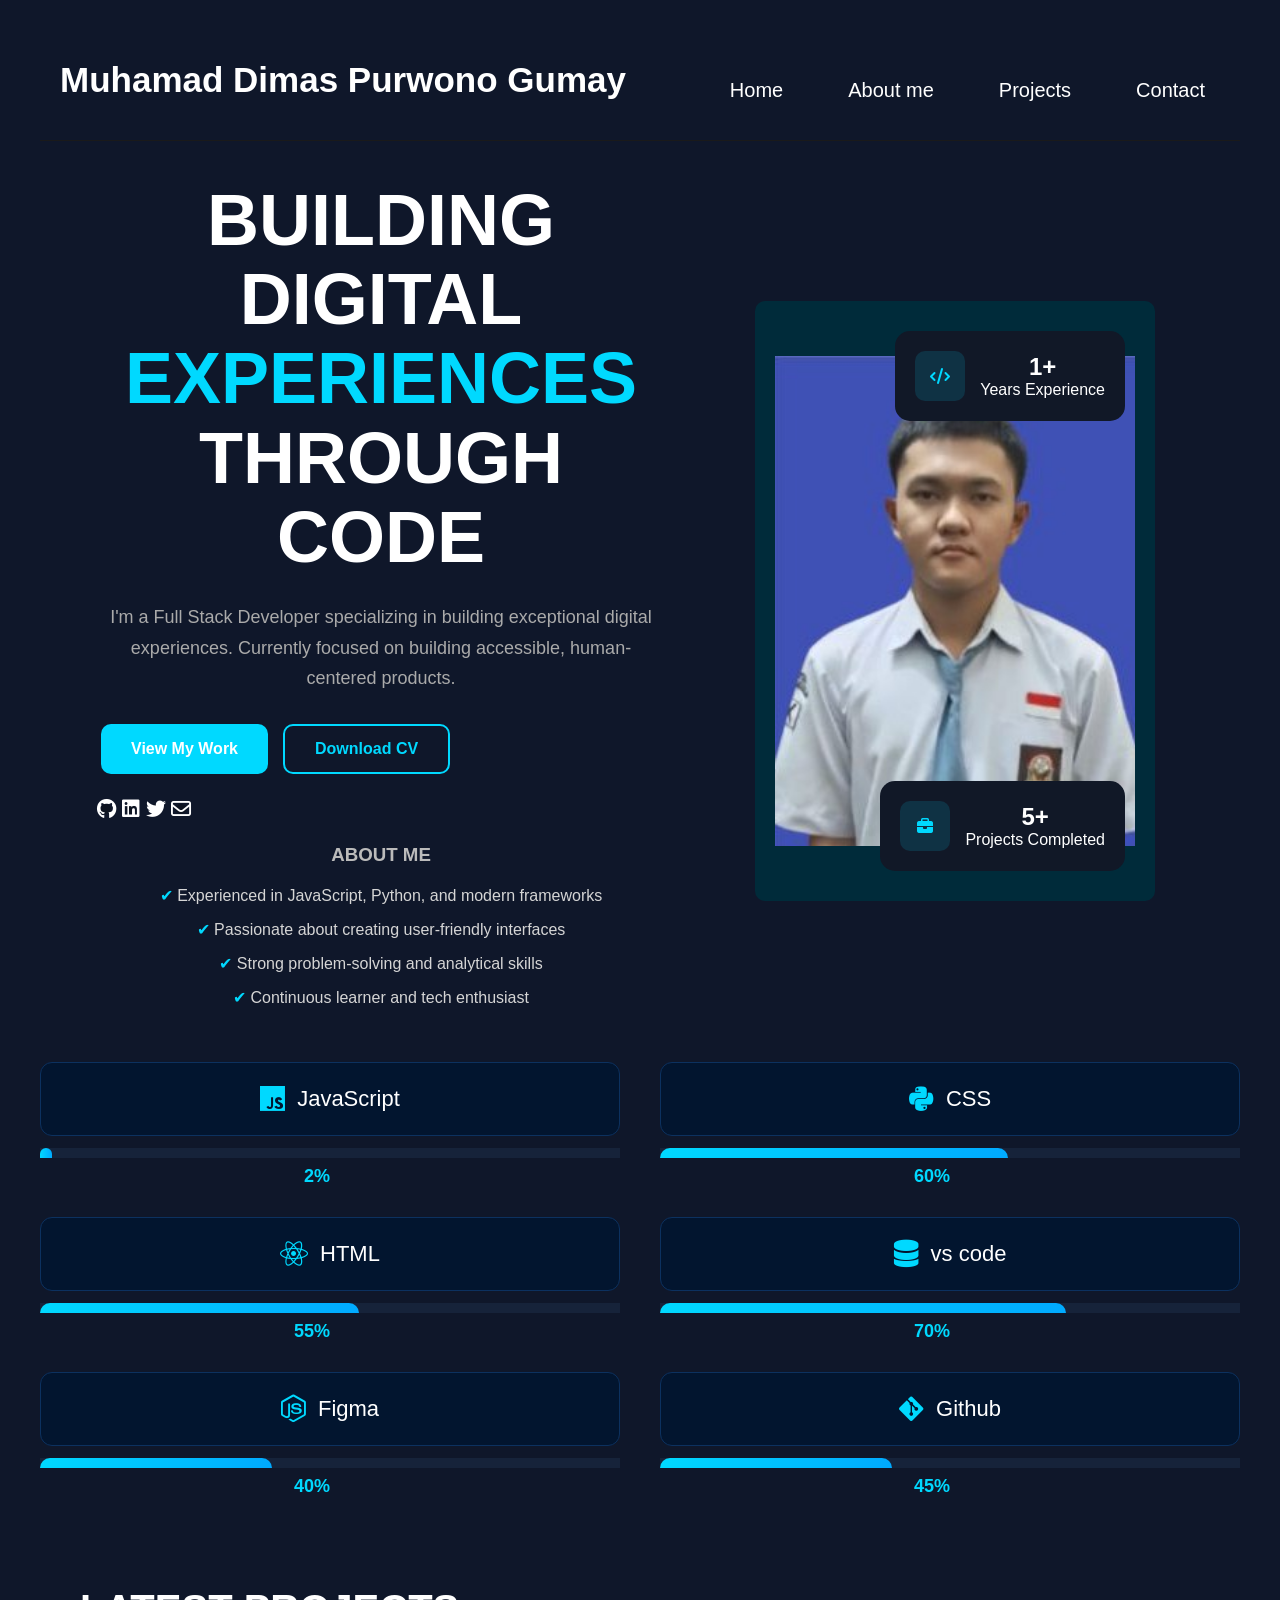
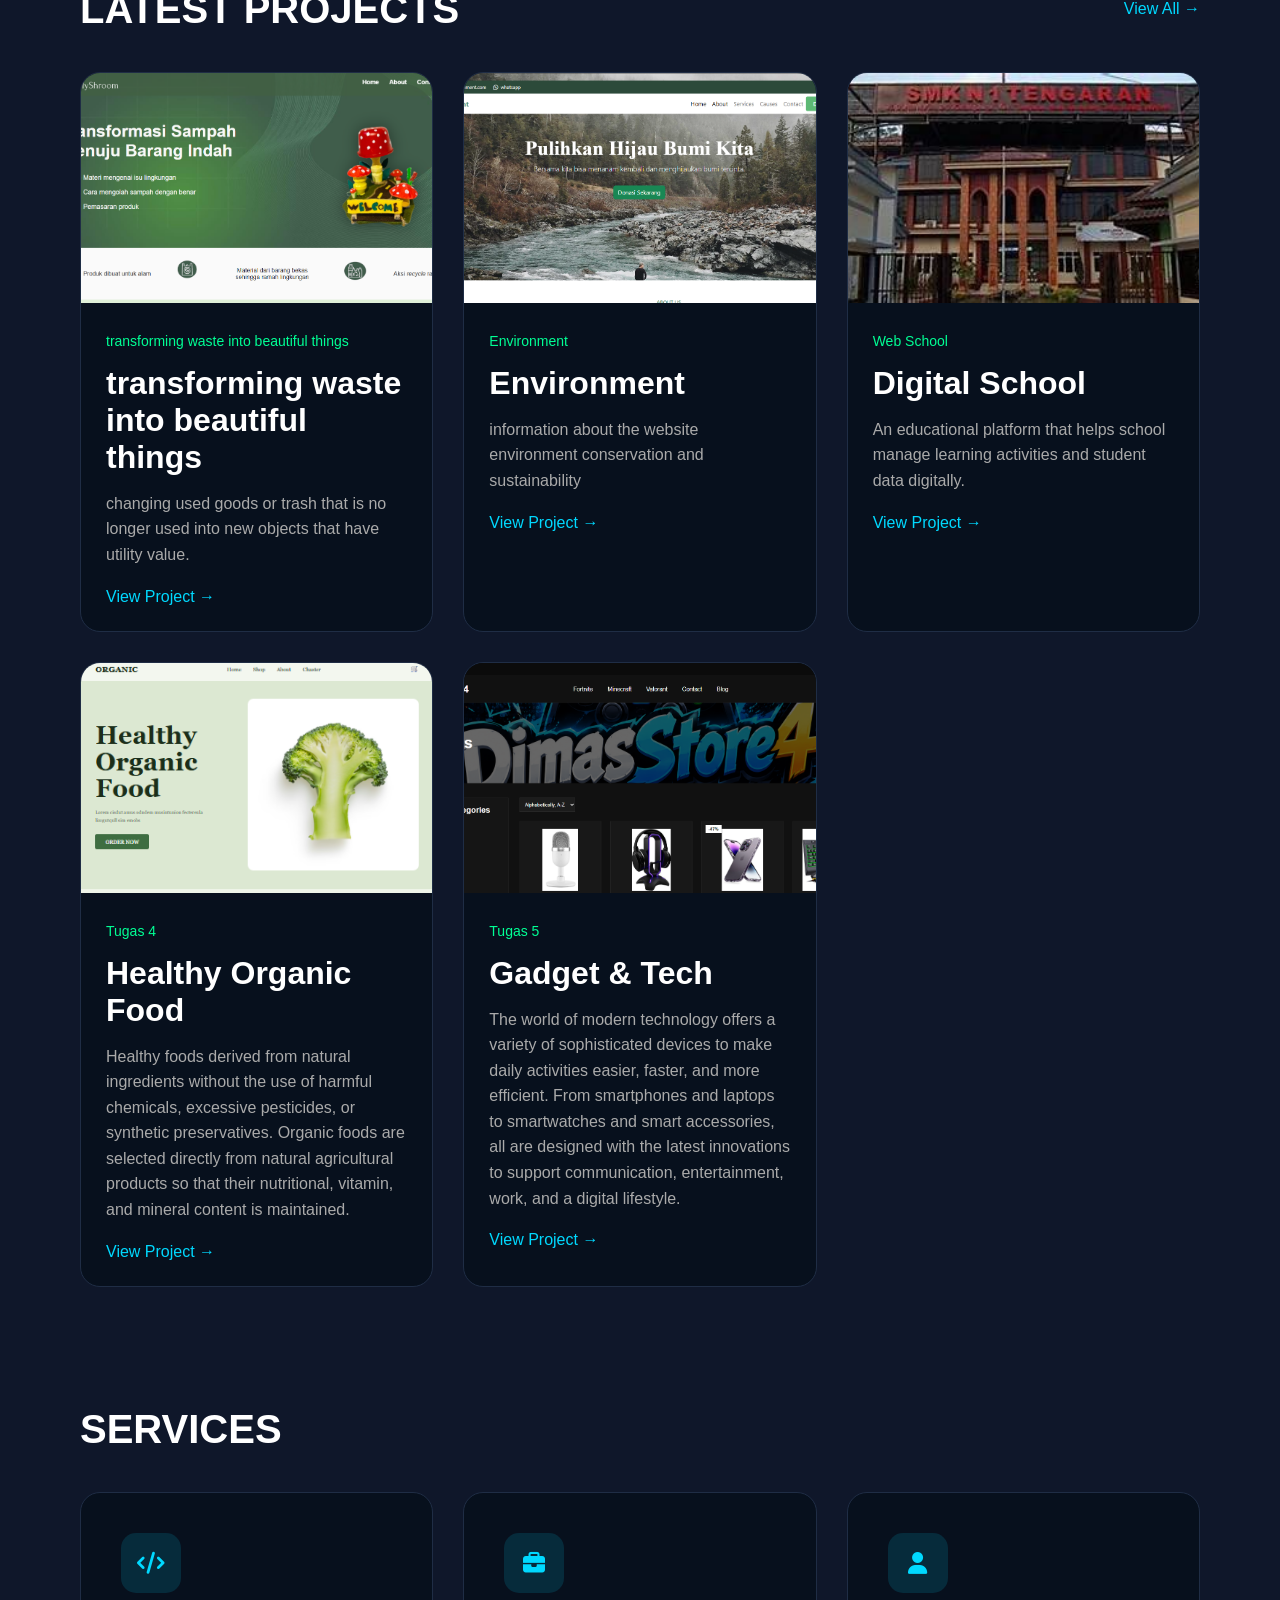
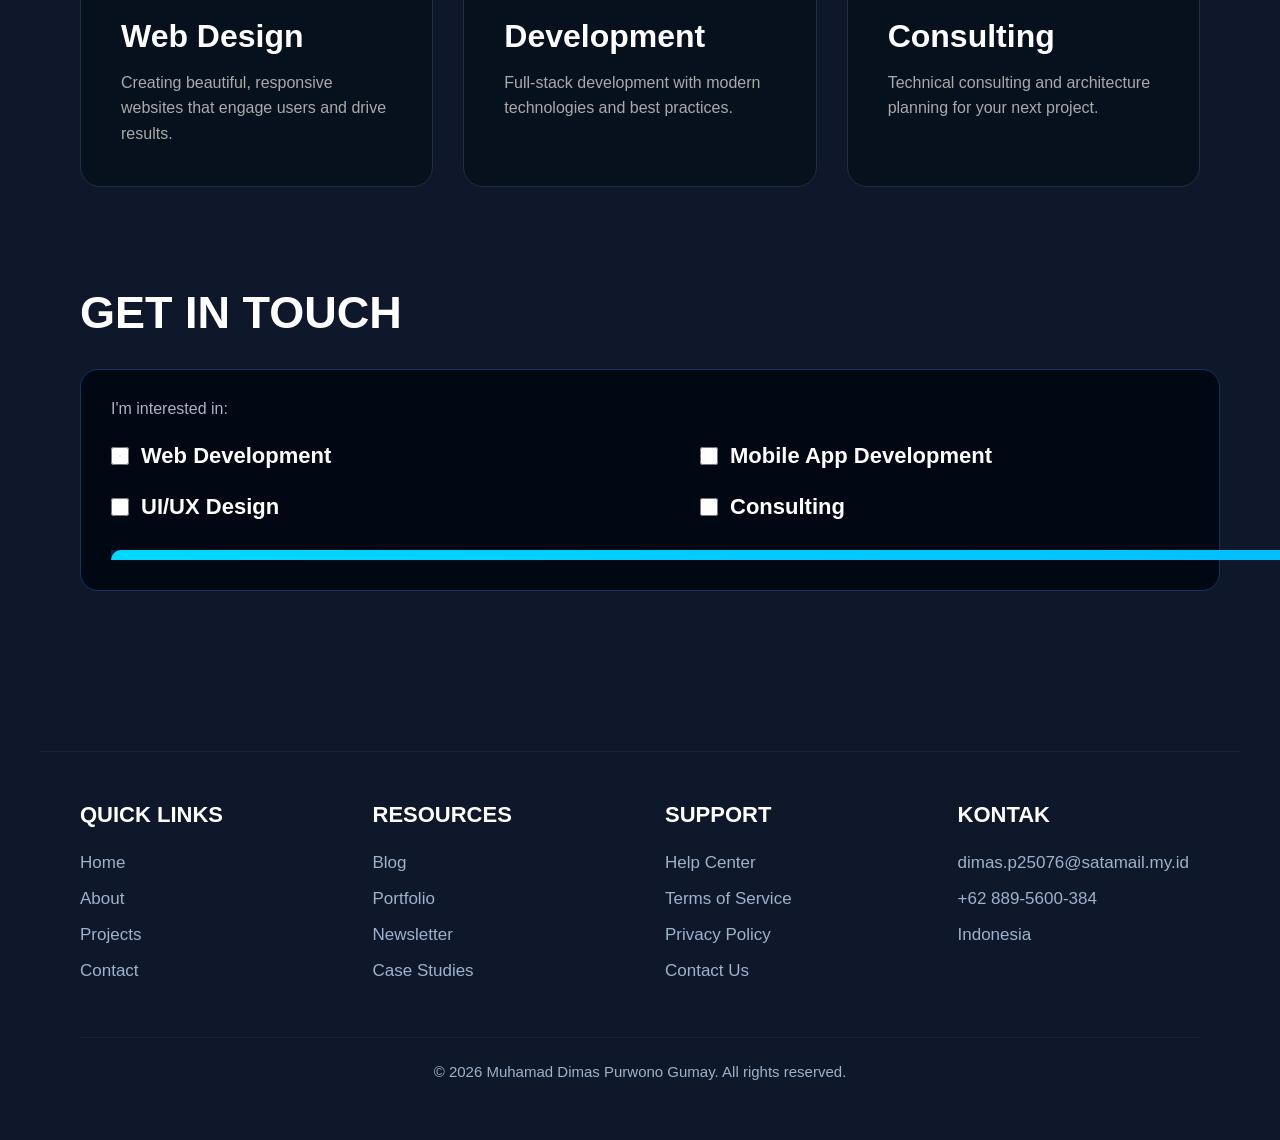
<file: index.html>
<!DOCTYPE html>
<html lang="en">
<head>
  <meta charset="UTF-8" />
  <meta name="viewport" content="width=device-width, initial-scale=1.0"/>
  <title>Portfolio</title>

  <link rel="stylesheet" href="style.css"/>

  <link
    rel="stylesheet"
    href="https://cdnjs.cloudflare.com/ajax/libs/font-awesome/6.5.2/css/all.min.css"
  />
  <link rel="stylesheet"
href="https://cdnjs.cloudflare.com/ajax/libs/font-awesome/6.5.1/css/all.min.css"/>
<head>
  <meta charset="UTF-8">
  <meta name="viewport" content="width=device-width, initial-scale=1.0">

  <title>Get In Touch</title>

  <link rel="stylesheet" href="style.css">
  <link rel="stylesheet"
href="https://cdnjs.cloudflare.com/ajax/libs/font-awesome/6.5.1/css/all.min.css"/>
</head>
<body>
</head>
<body>

  <header>
    <div class="logo">Muhamad Dimas Purwono Gumay</div>

    <nav>
      <a href="#">Home</a>
      <a href="recount Text.html">About me</a>
      <a href="">Projects</a>
      <a href="contact.Html">Contact</a>
    </nav>
  </header>

  <section class="hero">

    <div class="hero-left">

      <h1>
        BUILDING <br>
        DIGITAL <span>EXPERIENCES</span> <br>
        THROUGH CODE
      </h1>

      <p>
        I'm a Full Stack Developer specializing in building exceptional digital experiences.
        Currently focused on building accessible, human-centered products.
      </p>

      <div class="hero-buttons">
        <button class="btn-primary"a href="recount Text.html"> View My Work</button>
        <button class="btn-outline">Download CV</button>
      </div>

      <div class="social-icons">
        <div><i class="fa-brands fa-github"></i></div>
        <div><i class="fa-brands fa-linkedin"></i></div>
        <div><i class="fa-brands fa-twitter"></i></div>
        <div><i class="fa-regular fa-envelope"></i></div>
      </div>

      <div class="about">
        <h3>ABOUT ME</h3>

        <ul>
          <li>Experienced in JavaScript, Python, and modern frameworks</li>
          <li>Passionate about creating user-friendly interfaces</li>
          <li>Strong problem-solving and analytical skills</li>
          <li>Continuous learner and tech enthusiast</li>
        </ul>
      </div>

    </div>

    <div class="hero-right">

      <div class="profile-box">

        <img src="img/Desain tanpa judul.jpg" alt="profile"/>

        <div class="experience">
          <i class="fa-solid fa-code"></i>
          <div>
            <h2>1+</h2>
            <p>Years Experience</p>
          </div>
        </div>

        <div class="projects-completed">
          <i class="fa-solid fa-briefcase"></i>
          <div>
            <h2>5+</h2>
            <p>Projects Completed</p>
          </div>
        </div>

      </div>

    </div>

  </section>
<div class="skills-container">

  <div class="skills-left">

    <div class="skill-item">

      <div class="box">
        <i class="fa-brands fa-js"></i>
        <span>JavaScript</span>
      </div>

      <div class="progress-bar">
        <div class="progress javascript"></div>
      </div>

      <div class="percent">2%</div>

    </div>

    <div class="skill-item">

      <div class="box">
        <i class="fa-brands fa-react"></i>
        <span>HTML</span>
      </div>

      <div class="progress-bar">
        <div class="progress react"></div>
      </div>

      <div class="percent">55%</div>

    </div>

    <div class="skill-item">

      <div class="box">
        <i class="fa-brands fa-node-js"></i>
        <span>Figma</span>
      </div>

      <div class="progress-bar">
        <div class="progress node"></div>
      </div>

      <div class="percent">40%</div>

    </div>

  </div>

  <div class="skills-right">

    <!-- Python -->
    <div class="skill-item">

      <div class="box">
        <i class="fa-brands fa-python"></i>
        <span>CSS</span>
      </div>

      <div class="progress-bar">
        <div class="progress python"></div>
      </div>

      <div class="percent">60%</div>

    </div>

    <div class="skill-item">

      <div class="box">
        <i class="fa-solid fa-database"></i>
        <span>vs code</span>
      </div>

      <div class="progress-bar">
        <div class="progress mongo"></div>
      </div>

      <div class="percent">70%</div>

    </div>

    <div class="skill-item">

      <div class="box">
        <i class="fa-brands fa-git-alt"></i>
        <span>Github</span>
      </div>

      <div class="progress-bar">
        <div class="progress git"></div>
      </div>

      <div class="percent">45%</div>

    </div>

  </div>

</div>
    </div>

  </section>

  <section class="projects">

    <div class="projects-header">
      <h2>LATEST PROJECTS</h2>
      <a href="#">View All →</a>
    </div>

    <div class="project-grid">

       <div class="project-card">
        <img src="img/Screenshot 2026-05-16 173646.png" alt="">
        <div class="project-content">
          <span>transforming waste into beautiful things</span>
          <h3>transforming waste into beautiful things</h3>
          <p>
            changing used goods or trash that is no longer used into new objects that have utility value.
          </p>
          <a href="https://zahrorahmadan-cpu.github.io/recycleproject/">View Project →</a>
        </div>
      </div>

      <div class="project-card">
        <img src="img/Screenshot 2026-05-16 173435.png" alt="">
        <div class="project-content">
          <span>Environment</span>
          <h3>Environment</h3>
          <p>
            information about the website environment conservation and sustainability
          </p>
          <a href="https://dimasgumay213-maker.github.io/TugasEnvironment/">View Project →</a>
        </div>
      </div>

      <div class="project-card">
        <img src="img/smk tengaran.jpg" alt="">
        <div class="project-content">
          <span>Web School</span>
          <h3>Digital School</h3>
          <p>
            An educational platform that helps school manage learning activities and student data digitally.
          </p>
          <a href="https://dimasgumay04-max.github.io/Landingpage/">View Project →</a>
        </div>
      </div>

      <div class="project-card">
        <img src="img/Screenshot 2026-05-16 211404.png" alt="">
        <div class="project-content">
          <span>Tugas 4</span>
          <h3>Healthy Organic Food</h3>
          <p>
            Healthy foods derived from natural ingredients without the use of harmful chemicals, excessive pesticides, or synthetic preservatives. Organic foods are selected directly from natural agricultural products so that their nutritional, vitamin, and mineral content is maintained.</p>
          <a href="https://dimasgumay213-maker.github.io/tugas-4-semester-2/">View Project →</a>
        </div>
      </div>

      <div class="project-card">
        <img src="img/Screenshot 2026-05-16 212839.png" alt="">
        <div class="project-content">
          <span>Tugas 5</span>
          <h3>Gadget & Tech</h3>
          <p>
            The world of modern technology offers a variety of sophisticated devices to make daily activities easier, faster, and more efficient. From smartphones and laptops to smartwatches and smart accessories, all are designed with the latest innovations to support communication, entertainment, work, and a digital lifestyle.
          </p>
          <a href="https://dimasgumay213-maker.github.io/tugas-5-semester2/">View Project →</a>
        </div>
      </div>
    </div>

  </section>

  <section class="services">

    <h2>SERVICES</h2>

    <div class="services-grid">

      <div class="service-card">
        <i class="fa-solid fa-code"></i>
        <h3>Web Design</h3>
        <p>
          Creating beautiful, responsive websites that engage users and drive results.
        </p>
      </div>

      <div class="service-card">
        <i class="fa-solid fa-briefcase"></i>
        <h3>Development</h3>
        <p>
          Full-stack development with modern technologies and best practices.
        </p>
      </div>

      <div class="service-card">
        <i class="fa-solid fa-user"></i>
        <h3>Consulting</h3>
        <p>
          Technical consulting and architecture planning for your next project.
        </p>
      </div>

    </div>

  </section>

  <script src="script.js"></script>

  <section class="contact-section">

    <h1>GET IN TOUCH</h1>

    <div class="contact-box">

      <p>I'm interested in:</p>

      <div class="checkbox-grid">

        <label>
          <input type="checkbox">
          <span>Web Development</span>
        </label>

        <label>
          <input type="checkbox">
          <span>Mobile App Development</span>
        </label>

        <label>
          <input type="checkbox">
          <span>UI/UX Design</span>
        </label>

        <label>
          <input type="checkbox">
          <span>Consulting</span>
        </label>

      </div>

      <div class="progress-bar">
        <div class="progress"></div>
      </div>

    </div>

  </section>

  <footer>

    <div class="footer-container">

      <div class="footer-box">

        <h3>QUICK LINKS</h3>

        <a href="#">Home</a>
        <a href="#">About</a>
        <a href="#">Projects</a>
        <a href="#">Contact</a>

      </div>

      <!-- RESOURCES -->
      <div class="footer-box">

        <h3>RESOURCES</h3>

        <a href="#">Blog</a>
        <a href="#">Portfolio</a>
        <a href="#">Newsletter</a>
        <a href="#">Case Studies</a>

      </div>

      <!-- SUPPORT -->
      <div class="footer-box">

        <h3>SUPPORT</h3>

        <a href="#">Help Center</a>
        <a href="#">Terms of Service</a>
        <a href="#">Privacy Policy</a>
        <a href="#">Contact Us</a>

      </div>

      <!-- KONTAK -->
      <div class="footer-box">

        <h3>KONTAK</h3>

        <p>dimas.p25076@satamail.my.id</p>
        <p>+62 889-5600-384</p>
        <p>Indonesia</p>

      </div>

    </div>

    <div class="copyright">
      © 2026 Muhamad Dimas Purwono Gumay. All rights reserved.
    </div>

  </footer>

</body>
</html>
</file>
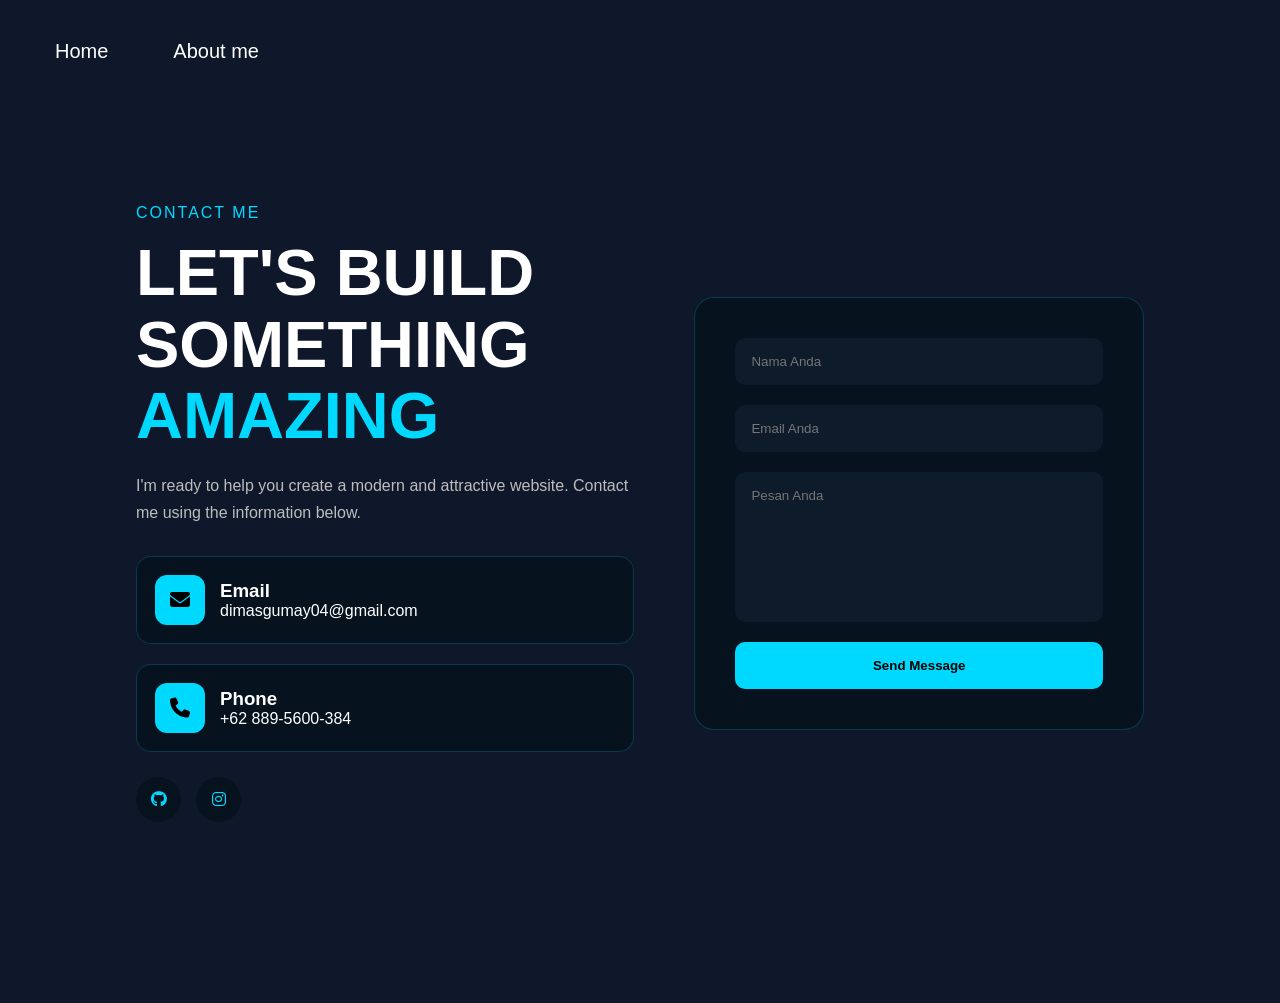
<file: contact.Html>
<!DOCTYPE html>
<html lang="id">
<head>
  <meta charset="UTF-8">
  <meta name="viewport" content="width=device-width, initial-scale=1.0">

  <title>Contact Section</title>

<nav>
      <a href="index.html">Home</a>
      <a href="recount Text.html">About me</a>
    </nav>
  
  <link rel="stylesheet" href="style.css">

  <!-- FONT AWESOME -->
  <link rel="stylesheet"
  href="https://cdnjs.cloudflare.com/ajax/libs/font-awesome/6.5.1/css/all.min.css">
</head>
<body>

  <!-- CONTACT -->
  <section class="contact">

    <!-- LEFT -->
    <div class="contact-left">

      <p class="subtitle">CONTACT ME</p>

      <h1>
        LET'S BUILD <br>
        SOMETHING <span>AMAZING</span>
      </h1>

      <p class="desc">
       I'm ready to help you create a modern and attractive website.
Contact me using the information below.
      </p>

      <div class="info-box">
        <i class="fas fa-envelope"></i>
        <div>
          <h3>Email</h3>
          <p>dimasgumay04@gmail.com</p>
        </div>
      </div>

      <div class="info-box">
        <i class="fas fa-phone"></i>
        <div>
          <h3>Phone</h3>
          <p>+62 889-5600-384</p>
        </div>
      </div>

      <div class="social">
        <a href="https://github.com/dimasgumay213-maker"><i class="fab fa-github"></i></a>
        <a href="https://www.instagram.com/dimas_bruhh/"><i class="fab fa-instagram"></i></a>
      </div>

    </div>

    <!-- RIGHT -->
    <div class="contact-right">

      <form>

        <input type="text" placeholder="Nama Anda">

        <input type="email" placeholder="Email Anda">

        <textarea placeholder="Pesan Anda"></textarea>

        <button type="submit">Send Message</button>

      </form>

    </div>

  </section>

</body>
</html>
</file>
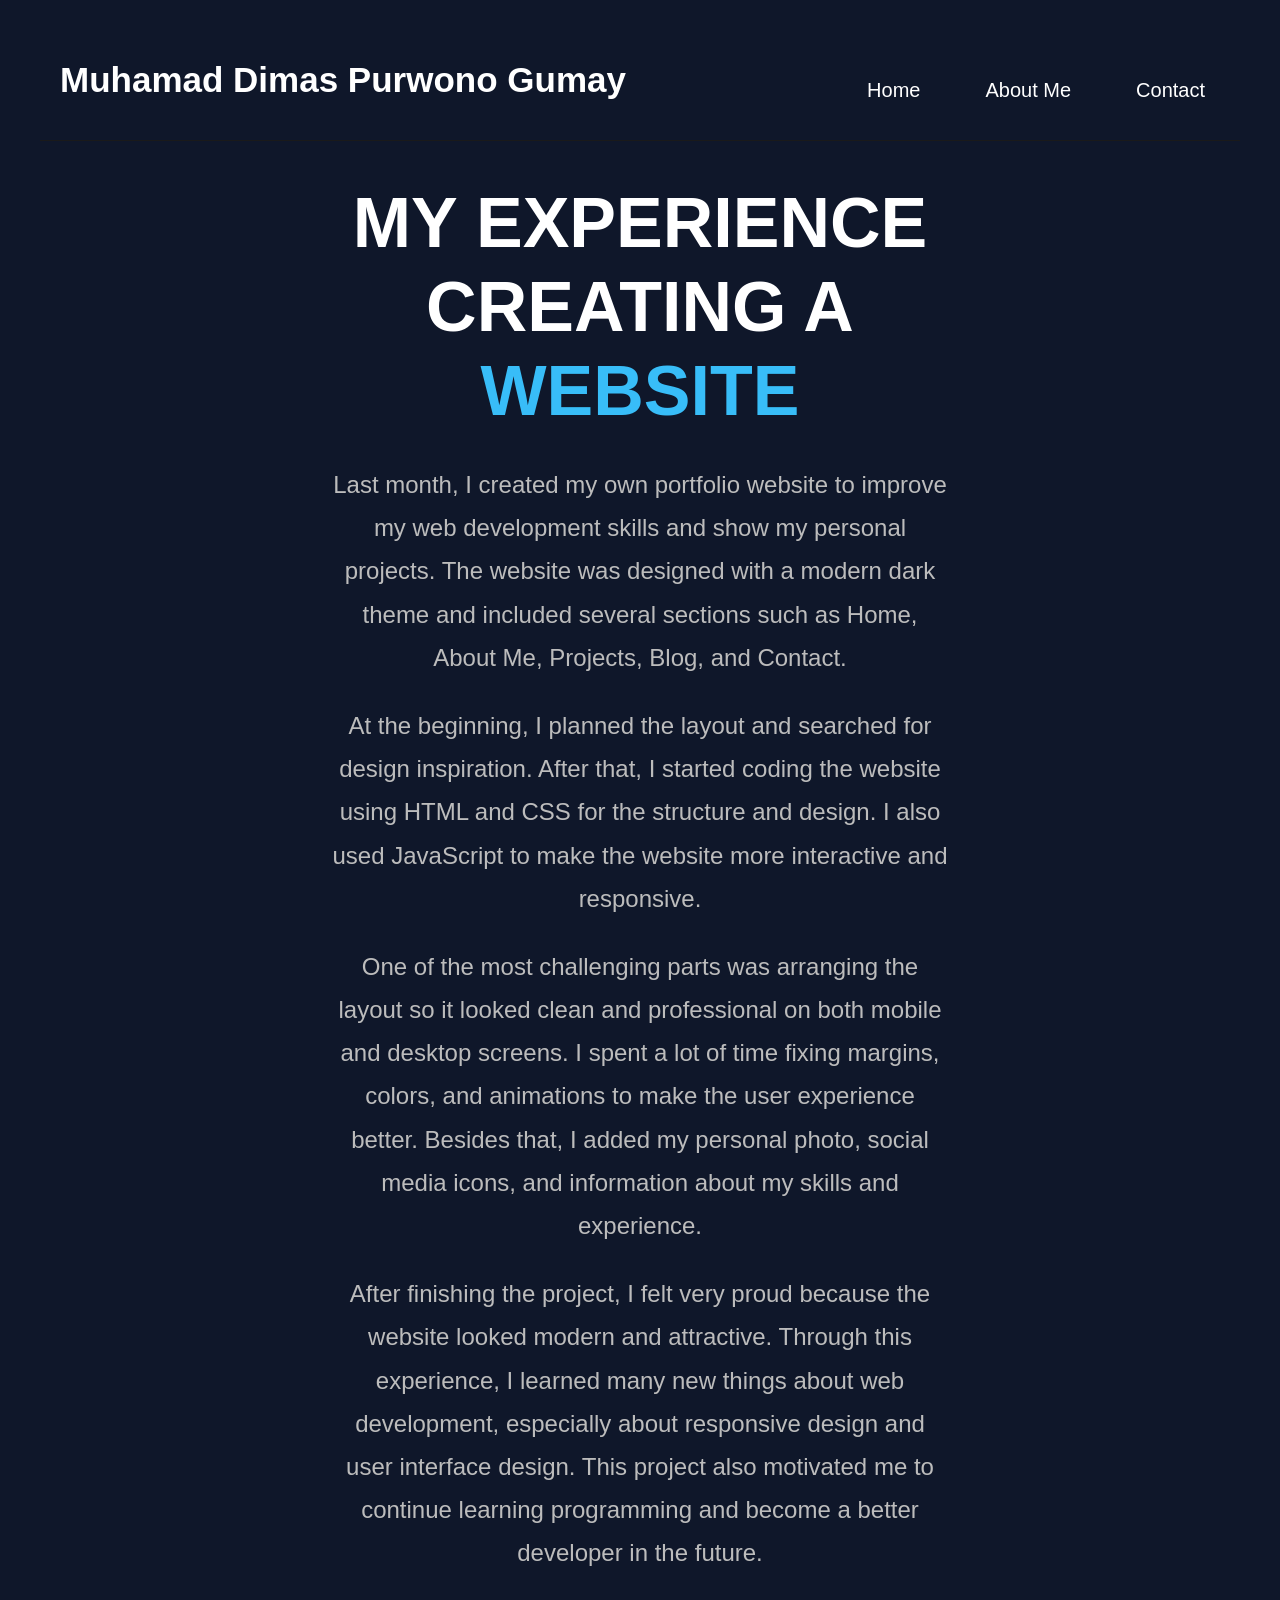
<file: recount Text.html>
<!DOCTYPE html>
<html lang="en">
<head>
  <meta charset="UTF-8" />
  <meta name="viewport" content="width=device-width, initial-scale=1.0"/>

  <title>Portfolio Experience</title>

  <link rel="stylesheet" href="style.css">

  <link rel="stylesheet"
  href="https://cdnjs.cloudflare.com/ajax/libs/font-awesome/6.5.1/css/all.min.css"/>
</head>
<body>

  <header>

    <div class="logo">
      Muhamad Dimas Purwono Gumay
    </div>

    <nav>
      <a href="index.html">Home</a>
      <a href="index.html">About Me</a>
      <a href="contact.Html">Contact</a>
    </nav>

  </header>

  <section class="hero">

    <div class="hero-text">

      <h1>
        MY EXPERIENCE <br>
        CREATING A <br>
        <span>WEBSITE</span>
      </h1>

      <p>
        Last month, I created my own portfolio website to improve my web development skills and show my personal projects. The website was designed with a modern dark theme and included several sections such as Home, About Me, Projects, Blog, and Contact.
      </p>

      <p>
        At the beginning, I planned the layout and searched for design inspiration. After that, I started coding the website using HTML and CSS for the structure and design. I also used JavaScript to make the website more interactive and responsive.
      </p>

      <p>
        One of the most challenging parts was arranging the layout so it looked clean and professional on both mobile and desktop screens. I spent a lot of time fixing margins, colors, and animations to make the user experience better. Besides that, I added my personal photo, social media icons, and information about my skills and experience.
      </p>

      <p>
        After finishing the project, I felt very proud because the website looked modern and attractive. Through this experience, I learned many new things about web development, especially about responsive design and user interface design. This project also motivated me to continue learning programming and become a better developer in the future.
      </p>

    </div>

  </section>

</body>
</html>
</file>
<file: style.css>
*{
  margin:0;
  padding:0;
  box-sizing:border-box;
  font-family:Arial, sans-serif;
}

body{
  background:#000;
  color:white;
}

header{
  display:flex;
  justify-content:space-between;
  align-items:center;
  padding:20px 40px;
  border-bottom:1px solid #1f1f1f;
}

.logo{
  font-size:28px;
  font-weight:bold;
}

nav{
  display:flex;
  gap:30px;
}

nav a{
  color:white;
  text-decoration:none;
  font-size:14px;
}

.hero{
  display:flex;
  justify-content:space-between;
  align-items:center;
  padding:60px 40px;
  gap:50px;
}

.hero-left{
  width:50%;
}

.hero-left h1{
  font-size:72px;
  line-height:1.1;
  margin-bottom:25px;
}

.hero-left span{
  color:#00d9ff;
}

.hero-left p{
  color:#aaa;
  font-size:18px;
  line-height:1.7;
  margin-bottom:30px;
}

.hero-buttons{
  display:flex;
  gap:15px;
  margin-bottom:30px;
}

.btn-primary{
  background:#00d9ff;
  border:none;
  color:white;
  padding:14px 30px;
  border-radius:10px;
  cursor:pointer;
  font-size:16px;
}

.btn-outline{
  background:transparent;
  border:2px solid #00d9ff;
  color:#00d9ff;
  padding:14px 30px;
  border-radius:10px;
  cursor:pointer;
  font-size:16px;
}

.social-icons{
  display:flex;
  gap:15px;
  margin-bottom:30px;
}

.social-icons div{
  width:10px;
  height:10px;
  border-radius:10px;
  background:#0d1320;
  display:flex;
  justify-content:center;
  align-items:center;
  font-size:20px;
  cursor:pointer;
}

.about h3{
  margin-bottom:20px;
  color:#bbb;
}

.about ul{
  list-style:none;
}

.about li{
  margin-bottom:15px;
  color:#d5d5d5;
}

.about li::before{
  content:"✔ ";
  color:#00d9ff;
}

.hero-right{
  width:40%;
  display:flex;
  justify-content:center;
}

.profile-box{
  position:relative;
  width:400px;
  height:600px;
  background:#002b3a;
  border-radius:10px;
  overflow:hidden;
  display:flex;
  justify-content:center;
  align-items:center;
}

.profile-box img{
  width:90%;
}

.experience,
.projects-completed{
  position:absolute;
  background:#111827;
  padding:20px;
  border-radius:15px;
  display:flex;
  align-items:center;
  gap:15px;
}

.experience{
  top:30px;
  right:30px;
}

.projects-completed{
  bottom:30px;
  right:30px;
}

.experience i,
.projects-completed i{
  width:50px;
  height:50px;
  background:#00d9ff22;
  color:#00d9ff;
  display:flex;
  justify-content:center;
  align-items:center;
  border-radius:10px;
}

.skills-section{
  display:flex;
  gap:40px;
  padding:60px 40px;
}

.skills-left,
.skills-right{
  width:50%;
}

.skills-section h3{
  margin-bottom:30px;
  color:#ddd;
}

.skill{
  margin-bottom:25px;
}

.skill-title{
  display:flex;
  justify-content:space-between;
  margin-bottom:10px;
}

.bar{
  width:100%;
  height:8px;
  background:#1d2635;
  border-radius:20px;
}

.fill{
  height:100%;
  background:#00d9ff;
  border-radius:20px;
}

.tech-boxes,
.framework-grid{
  display:grid;
  grid-template-columns:repeat(3,1fr);
  gap:20px;
  margin-top:30px;
}

.tech-boxes div,
.framework-grid div{
  padding:20px;
  text-align:center;
  border:1px solid #1f2d45;
  border-radius:10px;
  background:#07101d;
}

.projects{
  padding:60px 40px;
}

.projects-header{
  display:flex;
  justify-content:space-between;
  align-items:center;
  margin-bottom:40px;
}

.projects-header h2{
  font-size:40px;
}

.projects-header a{
  color:#00d9ff;
  text-decoration:none;
}

.project-grid{
  display:grid;
  grid-template-columns:repeat(3,1fr);
  gap:30px;
}

.project-card{
  background:#07101d;
  border:1px solid #1f2d45;
  border-radius:20px;
  overflow:hidden;
}

.project-card img{
  width:100%;
  height:230px;
  object-fit:cover;
}

.project-content{
  padding:25px;
}

.project-content span{
  color:#00ff95;
  font-size:14px;
}

.project-content h3{
  margin:15px 0;
  font-size:32px;
}

.project-content p{
  color:#aaa;
  line-height:1.6;
  margin-bottom:20px;
}

.project-content a{
  color:#00d9ff;
  text-decoration:none;
}

.services{
  padding:60px 40px;
}

.services h2{
  font-size:40px;
  margin-bottom:40px;
}

.services-grid{
  display:grid;
  grid-template-columns:repeat(3,1fr);
  gap:30px;
}

.service-card{
  background:#07101d;
  border:1px solid #1f2d45;
  padding:40px;
  border-radius:20px;
}

.service-card i{
  width:60px;
  height:60px;
  background:#00d9ff22;
  color:#00d9ff;
  display:flex;
  justify-content:center;
  align-items:center;
  border-radius:15px;
  margin-bottom:25px;
  font-size:22px;
}

.service-card h3{
  margin-bottom:15px;
  font-size:32px;
}

.service-card p{
  color:#aaa;
  line-height:1.6;
}

@media(max-width:1000px){

  .hero{
    flex-direction:column;
  }

  .hero-left,
  .hero-right,
  .skills-left,
  .skills-right{
    width:100%;
  }

  .skills-section{
    flex-direction:column;
  }

  .project-grid,
  .services-grid{
    grid-template-columns:1fr;
  }

  .hero-left h1{
    font-size:50px;
  }

}
.skills-box{
  display:grid;
  grid-template-columns:repeat(3,1fr);
  gap:20px;
  margin-top:25px;
}

.box{
  display:flex;
  align-items:center;
  justify-content:center;
  gap:10px;
  background:#03132b;
  border:1px solid #0b2a52;
  border-radius:12px;
  padding:22px;
  color:white;
  font-size:22px;
  transition:0.3s;
  cursor:pointer;
}

.box i{
  color:#00d9ff;
  font-size:28px;
}

.box:hover{
  transform:translateY(-5px);
  border-color:#00d9ff;
  box-shadow:0 0 15px rgba(0,217,255,0.4);
}

recount text
*{
  margin:0;
  padding:0;
  box-sizing:border-box;
  font-family:Arial, sans-serif;
}

body{
  background:#000;
  color:white;
}


header{
  width:100%;
  padding:25px 40px;
  display:flex;
  justify-content:space-between;
  align-items:center;
  border-bottom:1px solid #1a1a1a;
}

.logo{
  font-size:18px;
  font-weight:bold;
}

nav{
  display:flex;
  gap:35px;
}

nav a{
  text-decoration:none;
  color:white;
  font-size:14px;
  transition:0.3s;
}

nav a:hover{
  color:#00bfff;
}


.hero{
  width:100%;
  min-height:100vh;
  padding:60px 40px;
  display:flex;
  justify-content:space-between;
  align-items:center;
  gap:70px;
}

.hero-text{
  width:55%;
}

.hero-text h1{
  font-size:90px;
  line-height:95px;
  margin-bottom:35px;
  font-weight:00;
}

.hero-text h1 span{
  color:#00cfff;
}

.hero-text p{
  color:#bcbcbc;
  font-size:20px;
  line-height:40px;
  margin-bottom:30px;
  max-width:850px;
}


.hero-image{
  width:45%;
  display:flex;
  justify-content:center;
}

.image-box{
  position:relative;
  width:520px;
}

.image-box img{
  width:100%;
  border-radius:20px;
  border-left:12px solid #00bfff;
}


.card{
  position:absolute;
  display:flex;
  align-items:center;
  gap:20px;
  background:#08122b;
  padding:22px 28px;
  border-radius:20px;
  box-shadow:0 0 20px rgba(0,0,0,0.4);
}

.card .icon{
  width:60px;
  height:60px;
  background:#0d223f;
  border-radius:15px;
  display:flex;
  justify-content:center;
  align-items:center;
}

.card .icon i{
  color:#00cfff;
  font-size:25px;
}

.card h3{
  font-size:40px;
  margin-bottom:5px;
}

.card p{
  color:#d0d0d0;
  font-size:20px;
}

/* POSITION */

.top-card{
  top:30px;
  right:-40px;
}

.bottom-card{
  bottom:30px;
  right:-40px;
}


@media(max-width:1200px){

  .hero{
    flex-direction:column;
  }

  .hero-text,
  .hero-image{
    width:100%;
  }

  .hero-text h1{
    font-size:70px;
    line-height:75px;
  }

  .image-box{
    width:100%;
    max-width:100px;
  }

}

@media(max-width:700px){

  header{
    flex-direction:column;
    gap:20px;
  }

  nav{
    flex-wrap:wrap;
    justify-content:center;
  }

  .hero{
    padding:40px 20px;
  }

  .hero-text h1{
    font-size:50px;
    line-height:55px;
  }

  .hero-text p{
    font-size:16px;
    line-height:30px;
  }

  .card{
    padding:15px 20px;
  }

  .card h3{
    font-size:28px;
  }

  .card p{
    font-size:14px;
  }

  .card .icon{
    width:50px;
    height:50px;
  }

}
*{
  margin:0;
  padding:0;
  box-sizing:border-box;
  font-family:Arial, sans-serif;
}

body{
  background:#000;
  color:white;
}

.contact-section{
  width:70%;
  padding:40px;
}

.contact-section h1{
  font-size:45px;
  margin-bottom:30px;
  font-weight:900;
}

.contact-box{
  width:150%;
  border:1px solid #12345b;
  border-radius:18px;
  padding:30px;
  background:#010814;
}

.contact-box p{
  color:#a8b4c7;
  margin-bottom:25px;
}

.checkbox-grid{
  display:grid;
  grid-template-columns:1fr 1fr;
  gap:25px 100px;
  margin-bottom:30px;
}

.checkbox-grid label{
  display:flex;
  align-items:center;
  gap:12px;
  font-size:22px;
  font-weight:600;
}

.checkbox-grid input{
  width:18px;
  height:18px;
  accent-color:#00d9ff;
  cursor:pointer;
}

*{
  margin:0;
  padding:0;
  box-sizing:border-box;
  font-family:Arial, sans-serif;
}

body{
  background:#000;
  padding:40px;
  color:white;
}


.skills-container{
  display:grid;
  grid-template-columns:1fr 1fr;
  gap:40px;
}


.skill-item{
  margin-bottom:30px;
}

.box{
  width:200%;
  background:#02152f;
  border:1px solid #0c315f;
  border-radius:12px;
  padding:22px;
  display:flex;
  align-items:center;
  justify-content:center;
  gap:12px;
  color:white;
  font-size:22px;
  margin-bottom:12px;
}

.box i{
  color:#00d9ff;
  font-size:28px;
}


.progress-bar{
  width:200%;
  height:10px;
  background:#16233a;
  border-radius:px;
  overflow:hidden;
}

.progress{
  height:200%;
  width:0;
  border-radius:20px;
  background:linear-gradient(90deg,#00d9ff,#00aaff);
  animation:load 2s forwards;
}


.javascript{
  --width:2%;
}

.react{
  --width:55%;
}

.node{
  --width:40%;
}

.python{
  --width:60%;
}

.mongo{
  --width:70%;
}

.git{
  --width:40%;
}

.percent{
  text-align:right;
  margin-top:8px;
  color:#00d9ff;
  font-size:18px;
  font-weight:bold;
}

/* ANIMATION */

@keyframes load{

  from{
    width:0;
  }

  to{
    width:var(--width);
  }

}

/* RESPONSIVE */

@media(max-width:900px){

  .skills-container{
    grid-template-columns:1fr;
  }

}
/* FOOTER */

footer{
  width:100%;
  margin-top:120px;
  border-top:1px solid #16233b;
  padding:50px 40px 20px;
}

.footer-container{
  display:grid;
  grid-template-columns:repeat(4,1fr);
  gap:50px;
  padding-bottom:40px;
  border-bottom:1px solid #16233b;
}

.footer-box h3{
  margin-bottom:25px;
  font-size:22px;
}

.footer-box a,
.footer-box p{
  display:block;
  color:#9fb2cb;
  text-decoration:none;
  margin-bottom:16px;
  font-size:17px;
  transition:0.3s;
}

.footer-box a:hover{
  color:#00d9ff;
}

.copyright{
  text-align:center;
  color:#9fb2cb;
  padding-top:25px;
  font-size:15px;
}

/* RESPONSIVE */

@media(max-width:600px){

  .footer-container{
    grid-template-columns:1fr 1fr;
  }

  .checkbox-grid{
    grid-template-columns:1fr;
    gap:20px;
  }
}

@media(max-width:600px){

  .contact-section{
    padding:20px;
  }

  .contact-section h1{
    font-size:35px;
  }

  .checkbox-grid label{
    font-size:18px;
  }

  .footer-container{
    grid-template-columns:1fr;
  }

}
/* FILE : style.css */

@import url('https://fonts.googleapis.com/css2?family=Poppins:wght@300;400;500;600;700&display=swap');

*{
  margin:0;
  padding:0;
  box-sizing:border-box;
  font-family:'Poppins',sans-serif;
}

body{
  background:#000;
  color:#fff;
}

.contact{
  width:100%;
  min-height:100vh;
  display:flex;
  justify-content:space-between;
  align-items:center;
  padding:80px 8%;
  gap:60px;
}

/* LEFT */
.contact-left{
  width:50%;
}

.subtitle{
  color:#00d9ff;
  margin-bottom:15px;
  letter-spacing:2px;
}

.contact-left h1{
  font-size:65px;
  line-height:1.1;
  margin-bottom:20px;
}

.contact-left h1 span{
  color:#00d9ff;
}

.desc{
  color:#bdbdbd;
  margin-bottom:30px;
  line-height:1.7;
}

.info-box{
  display:flex;
  align-items:center;
  gap:15px;
  background:#07121f;
  padding:18px;
  border-radius:15px;
  margin-bottom:20px;
  border:1px solid rgba(0,217,255,0.2);
}

.info-box i{
  width:50px;
  height:50px;
  background:#00d9ff;
  color:#000;
  border-radius:12px;
  display:flex;
  align-items:center;
  justify-content:center;
  font-size:20px;
}

.social{
  display:flex;
  gap:15px;
  margin-top:25px;
}

.social a{
  width:45px;
  height:45px;
  border-radius:50%;
  background:#07121f;
  color:#00d9ff;
  display:flex;
  align-items:center;
  justify-content:center;
  text-decoration:none;
  transition:0.3s;
}

.social a:hover{
  background:#00d9ff;
  color:#000;
}

/* RIGHT */
.contact-right{
  width:45%;
  background:#07121f;
  padding:40px;
  border-radius:20px;
  border:1px solid rgba(0,217,255,0.2);
}

form{
  display:flex;
  flex-direction:column;
  gap:20px;
}

form input,
form textarea{
  width:100%;
  padding:16px;
  border:none;
  outline:none;
  border-radius:10px;
  background:#0d1b2a;
  color:#fff;
}

form textarea{
  height:150px;
  resize:none;
}

button{
  padding:16px;
  border:none;
  border-radius:10px;
  background:#00d9ff;
  color:#000;
  font-weight:600;
  cursor:pointer;
  transition:0.3s;
}

button:hover{
  box-shadow:0 0 20px #00d9ff;
}

/* RESPONSIVE */
@media(max-width:900px){

  .contact{
    flex-direction:column;
  }

  .contact-left,
  .contact-right{
    width:100%;
  }

  .contact-left h1{
    font-size:45px;
  }

}
*{
    margin: 0;
    padding: 0;
    box-sizing: border-box;
    font-family: Arial, sans-serif;
}

body{
    background: #0f172a;
    color: white;
}

/* HEADER */
header{
    padding: 20px;
    text-align: center;
}

.logo{
    font-size: 35px;
    font-weight: bold;
    margin-bottom: 20px;
}

nav a{
    color: white;
    text-decoration: none;
    margin: 0 15px;
    font-size: 20px;
    transition: 0.3s;
}

nav a:hover{
    color: #38bdf8;
}

/* HERO */
.hero{
    min-height: 100vh;
    display: flex;
    justify-content: center;
    align-items: center;
    padding: 40px;
    text-align: center;
}

.hero-text{
    max-width: 1000px;
}

.hero-text h1{
    font-size: 70px;
    line-height: 1.2;
    margin-bottom: 30px;
}

.hero-text h1 span{
    color: #38bdf8;
}

.hero-text p{
    font-size: 24px;
    line-height: 1.8;
    margin-bottom: 25px;
}
</file>
